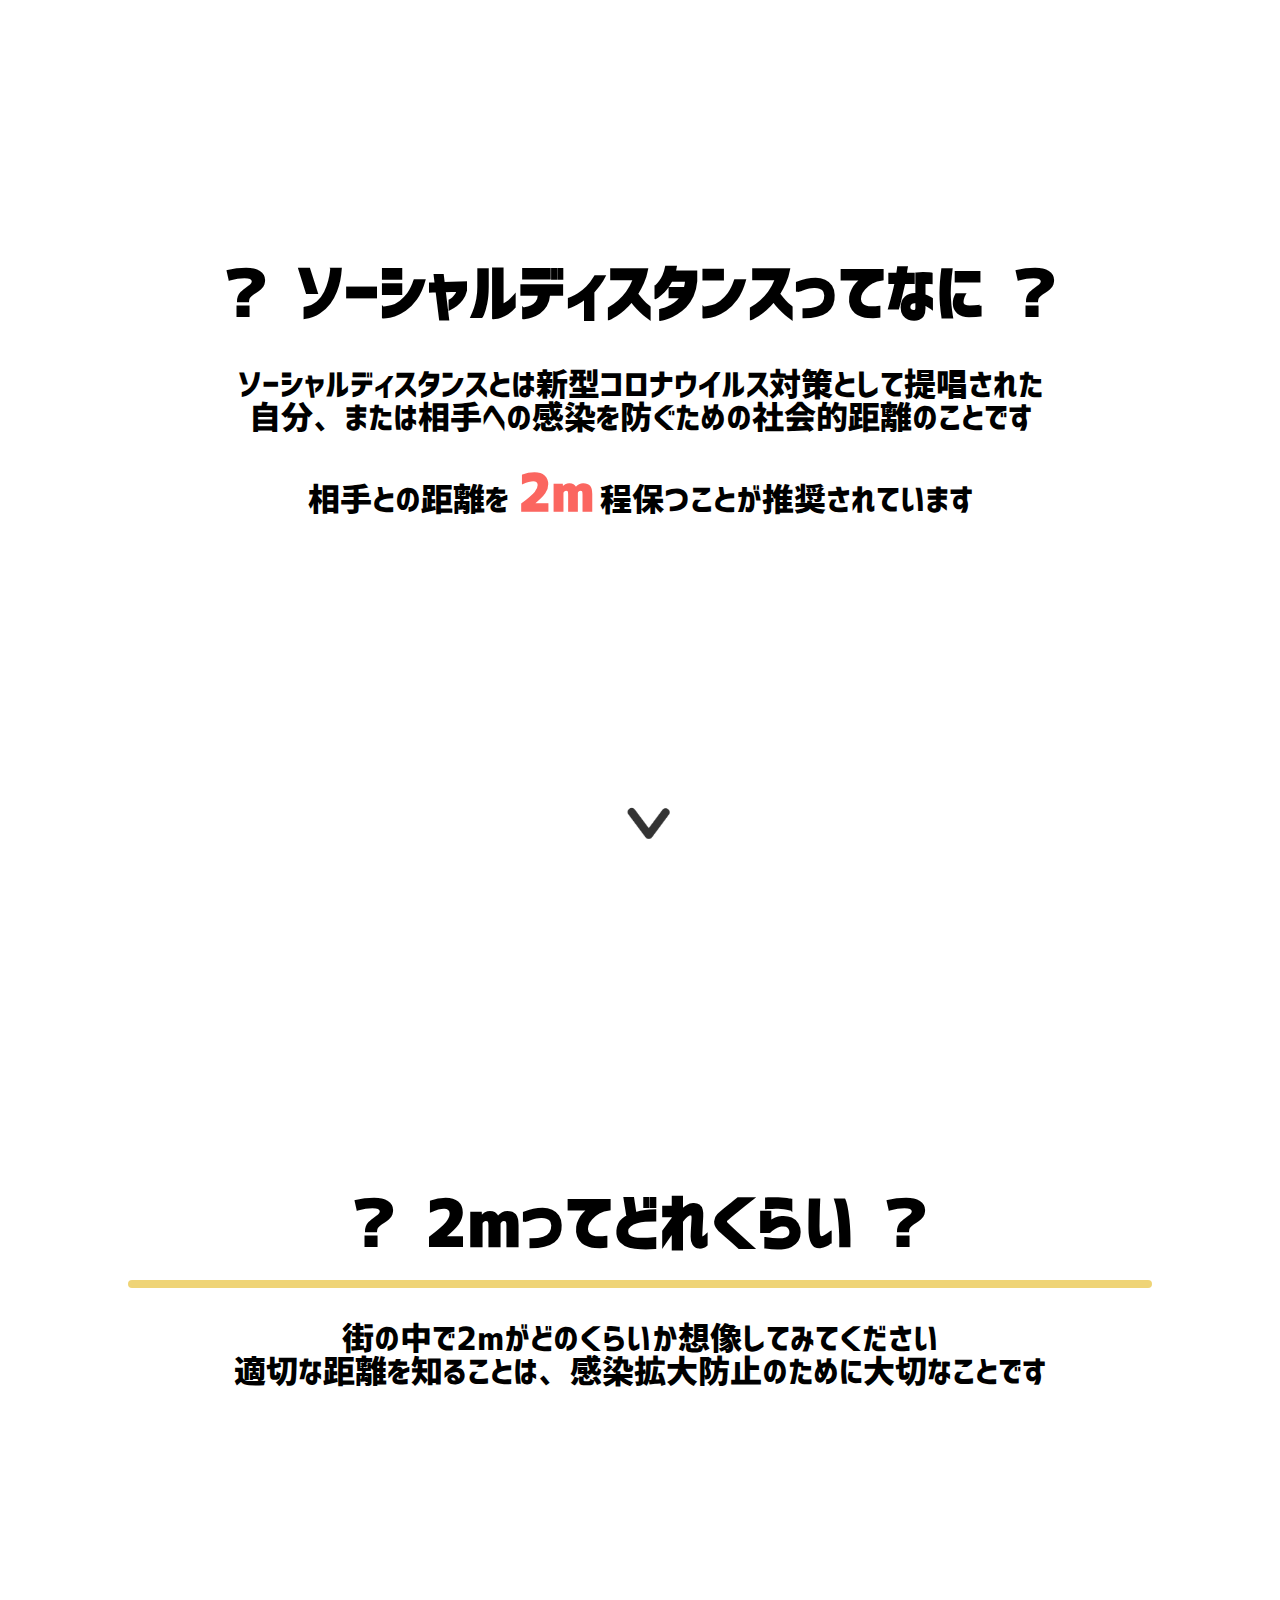
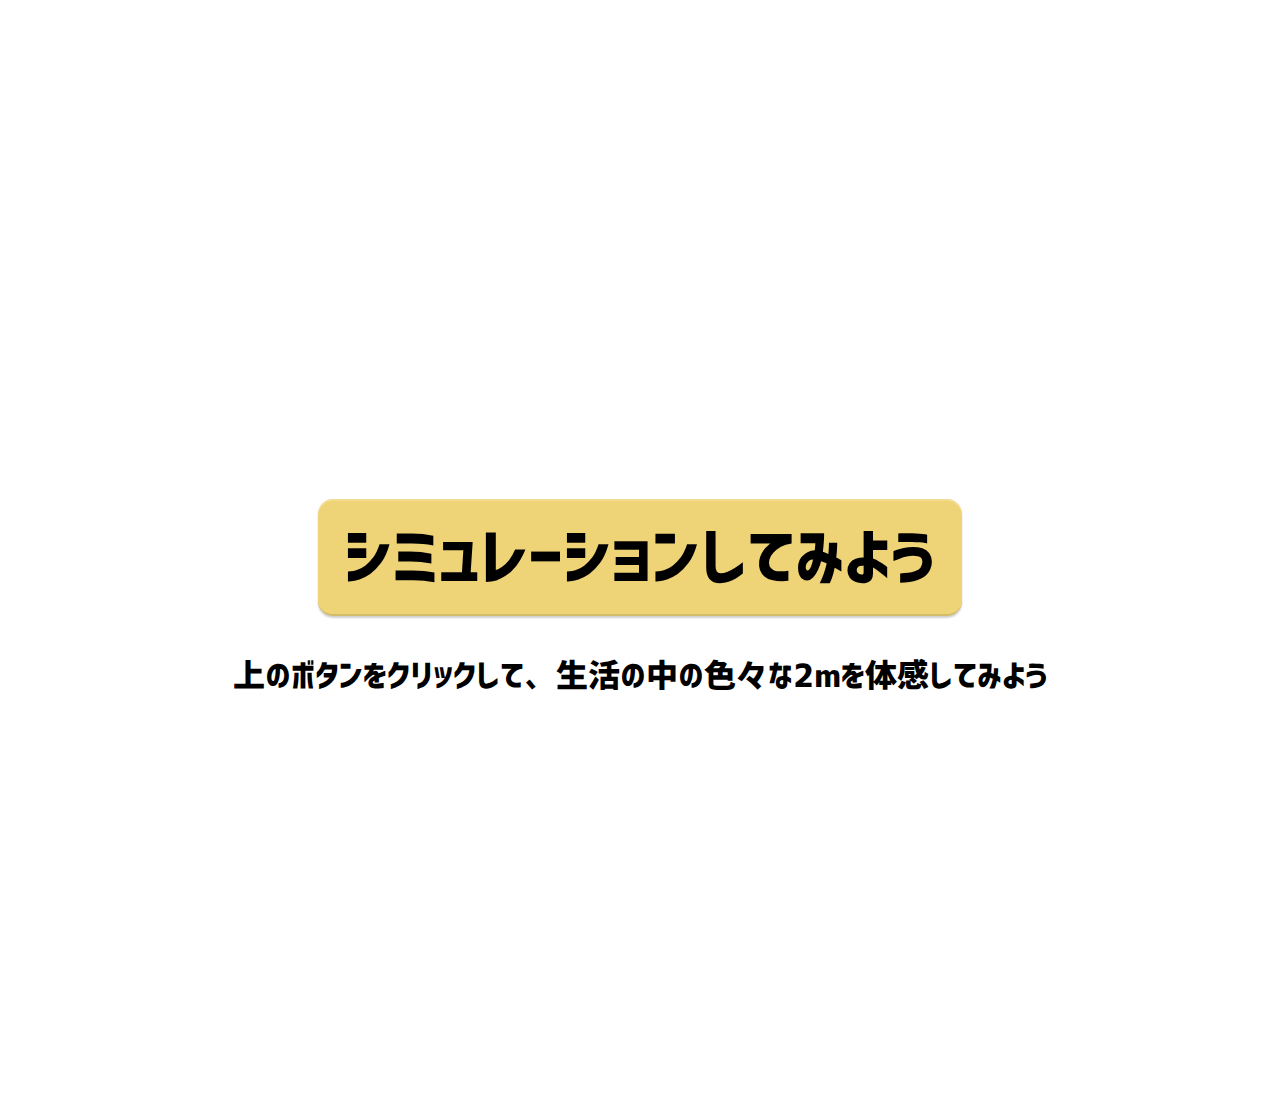
<file: index.html>
<!DOCTYPE html>
<meta http-equiv="content-type" charset="utf-8">
<html>

<head>
  <title>ソーシャルディスタンスシミュレーター</title>
  <meta name="viewport" content="width=device-width, initial-scale=1.0, maximum-scale=1.0, minimum-scale=1.0">
  <meta http-equiv="content-type" charset="utf-8">
  <script type="text/javascript" src="https://code.jquery.com/jquery-3.4.1.min.js"></script>
  <script type="text/javascript" src="js/index.js"></script>
  <link rel="stylesheet" type="text/css" href="css/index.css">
</head>

<body>

  <div id="popup">
    <div class="block">
      <img id="popup_img" src="images/smartphone.png">
      <p>横向きでの閲覧を推奨します。</p>
      <p><button id="close" class="button_link" onclick="window_close();">閉じる</button></p>
    </div>
  </div>
  <div id="popup_overlay"></div>

    <div class="effect">
      <div class="fade">
        <h1>？ ソーシャルディスタンスってなに ？
        </h1>
        <br>
        <p>ソーシャルディスタンスとは新型コロナウイルス対策として提唱された
          <br>自分、または相手への感染を防ぐための社会的距離のことです
          <br>
          <br>相手との距離を
        </p>
        <h2>2m</h2>
        <p>
          程保つことが推奨されています
        </p>
      </div>
    </div>

    <div class="effect">
      <div>
        <h1 class="before_line">？ 2mってどれくらい ？
          <hr class="line">
        </h1>
        <br>
        <p>街の中で2mがどのくらいか想像してみてください
          <br>適切な距離を知ることは、感染拡大防止のために大切なことです
        </p>
      </div>
    </div>

    <div class="effect">
      <div>
        <h1><button onclick="location.href='simulator.html'">シミュレーションしてみよう</button></h1>
        <br>
        <p>上のボタンをクリックして、生活の中の色々な2mを体感してみよう</p>
      </div>
    </div>

    <footer>
      <img class="down" src="images/triangle2.png">
    </footer>

</body>

</html>
</file>
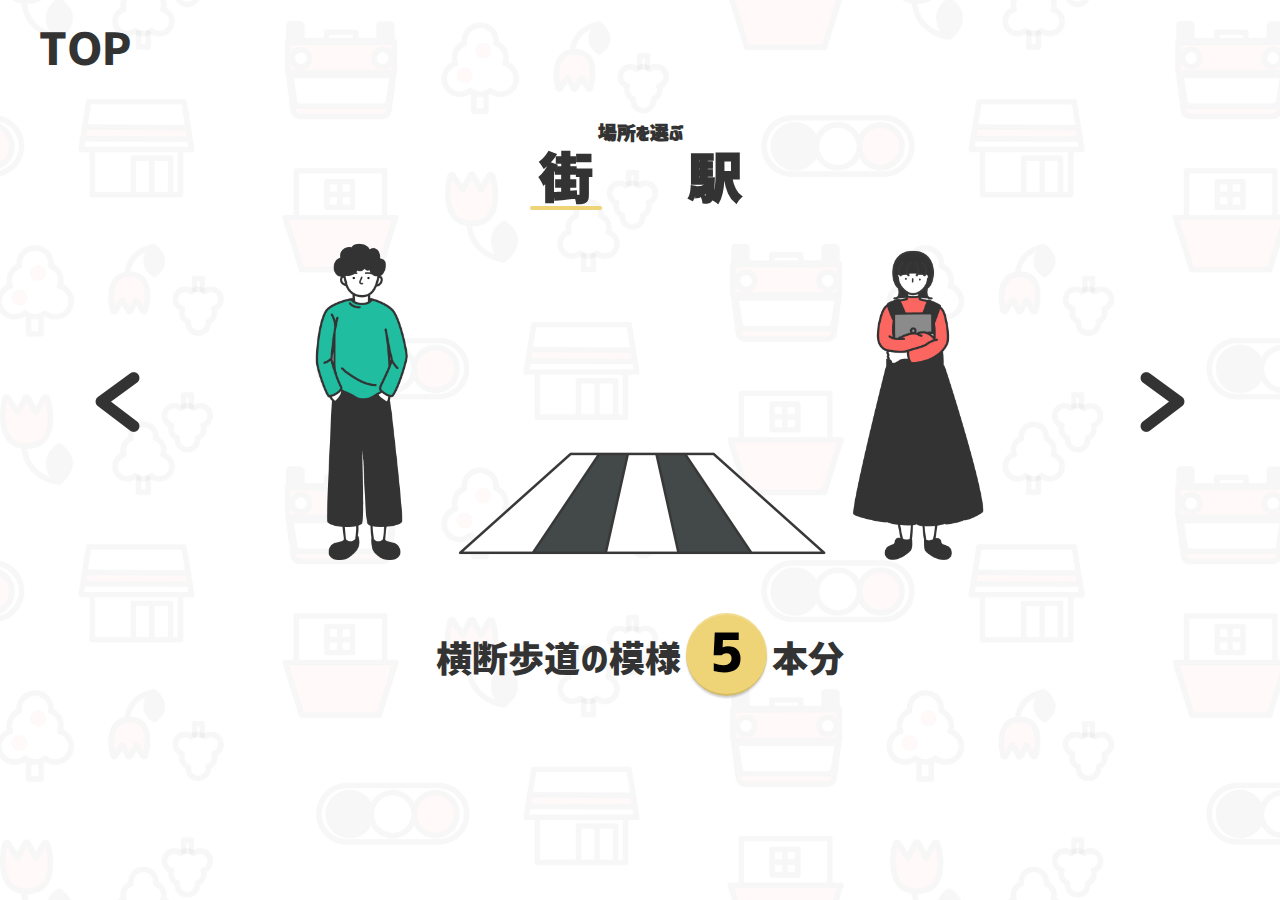
<file: simulator.html>
<!DOCTYPE html>

<html>

<head>
    <title>ソーシャルディスタンスシミュレーター</title>
    <meta name="viewport" content="width=device-width, initial-scale=1.0, maximum-scale=1.0, minimum-scale=1.0">
    <meta http-equiv="content-type" charset="utf-8">
    <script type="text/javascript" src="https://code.jquery.com/jquery-3.4.1.min.js"></script>
    <script type="text/javascript" src="js/simulator.js" charset="utf-8"></script>
    <link rel="stylesheet" type="text/css" href="css/simulator.css">
</head>

<body>

    <header id="up_side">
        <button class="top" onclick="location.href='index.html'">TOP</button>
    </header>

    <!-- for smartphone -->
    <div id="popup">
        <div class="block">
            <img id="popup_img" src="images/smartphone.png">
            <p>横向きでの閲覧を推奨します。</p>
            <p><button id="close" class="button_link" onclick="window_close();">閉じる</button></p>
        </div>
    </div>
    <div id="popup_overlay"></div>


    <div class="block1">
        <h3>場所を選ぶ</h3>
        <button class="situ active" id="town" onclick="change_situation(0);">街</button>
        <button class="situ" id="station" onclick="change_situation(1);">駅</button>
    </div>

    <div class="block2">
        <div class="triangle">
            <input id="back" type="image" src="images/triangle.png" onclick="change_images(0);">
        </div>

        <div class="images">
            <img class="person" src="images/boy.png">
            <img id="distance" src="images/crosswalk.png">
            <img class="person" src="images/girl.png">
        </div>

        <div class="triangle">
            <input id="next" type="image" src="images/triangle.png" onclick="change_images(1);">
        </div>

        <div id="popup_detail">
            <div class="block">
                <img id="popup_detail_img" src="images/crosswalk2.png">
                <p>※個体差があります。</p>
                <p><button id="close" class="button_link" onclick="window_close();">閉じる</button></p>
            </div>
        </div>
    </div>

    <div class="block3">
        <div id="obj">横断歩道の模様</div>
        <button class="num" onclick="window_popup();">
            <div id="num">5</div>
        </button>
        <div id="cnt">本分</div>
    </div>

    <footer id="down_side"></footer>

</body>

</html>
</file>
<file: css/index.css>
@font-face{
    font-family: "Myfont1";
    src: url("../images/logotypejp_mp_b_1.1.ttf");
}

body{
    font-family: "Myfont1";
    text-align: center;
}

h1{
    font-size: 5vw;
    width: 80vw;
    display: inline-block;
}

h2{
    display: inline;
    font-size: 4vw;
    color: rgb(251, 102, 96);
}

#popup{
    width:50vw;
    height: 35vw;
	margin:1.5em auto;
	padding:10px 20px;
    border:5px solid white;
    border-radius: 5px;
	background:#fff;
    z-index:2;
    right: 20%;
    top: 10%;
    position: fixed;
    display: none;
}

.block{
    position: relative;
    width: 100%;
    height: 100%;
}


#popup_overlay{
	z-index:1;
	display:none;
	position:fixed;
	top:0;
	left:0;
	width:100%;
    height:120%;
	background-color:rgba(0,0,0,0.75);
}


#popup img{
    width: 35vw;
}

#popup p{
    margin: 1.5vw 0 0 0;
    font-size: 2vw;
}
#popup button{
    font-size: 3vw;
    margin: 0 auto;
    background-color: rgb(51, 51, 51);
    border-radius: 4px;
    color: white;
    padding: 0.5vw 1vw 0.5vw 1vw;
    border-bottom: none;
    box-shadow: none;
}

.before_line{
    margin-bottom: 0;
}


.line{
    content: '';
    text-align: center;
    width: 100%;
    height: 8px;
    margin: 0 auto;
    margin-top: 2vw;
    margin-bottom: 2.5vw;
    border-radius: 4px;
    border-style: none;
    background-color: rgb(239, 212, 119);
    transition: .2s;
}

button{
    font-family: "Myfont1";
    font-size: 5vw;
    background-color: rgb(239, 212, 119);
    padding: 2vw;
    margin-top: 1vw;
    border: none;
    border-bottom: solid 2px rgb(211, 188, 104);
    border-radius: 15px;
    box-shadow: inset 0 2px 0 rgba(255,255,255,0.2), 0 2px 2px rgba(0, 0, 0, 0.19);
    cursor: pointer;
    outline: none;
    appearance: none;
}

.effect button:active {
    border-bottom: solid 2px rgb(239, 212, 119);
    box-shadow: 0 0 2px rgba(0, 0, 0, 0.30);
  }


.effect button:hover{
    margin-top: 0;
    margin-bottom: 1vw;
}


.effect{
    text-align: center;
    width: 100%;
    height: 80vh;
    margin-bottom: 20vh;
    display: table;
}

.effect div{
    height: 50vh;
    margin: auto;
    vertical-align: middle;
    display: table-cell;
    transition: 2s;
}

.effect div p{
    font-size: 2.5vw;
    display: inline;
}




footer{
    position: fixed;
    bottom: 0;
    width: 100%;
    text-align: center;
    margin-bottom: 6vh;
}



img{
    width: 5vh;
    height: auto;
    text-align: center;
    transition: 0.7s;
}


@media screen and (max-width: 400px){ 
    #popup{
        display: block;
    }

    #popup_overlay{
        display: block;
    }
}
</file>
<file: css/simulator.css>
@font-face{
    font-family: "Myfont1";
    src: url("../images/logotypejp_mp_b_1.1.ttf");
}

html{
    height: 100%;
    
}

body{
    text-align: center;
    font-family: "Myfont1";
    color: rgb(51, 51, 51);
    height: 100%;
    margin: 0;
    display: flex;
    flex-direction: column;
    background-image: url("../images/town.jpg");
    background-size: cover;
}

#up_side{
    background-size: contain;
    height: calc(25vh - 10vw);
    text-align: left;
    
}

.top{
    vertical-align: middle;
    font-size: 5vh;
    margin: 2vw 0 0 3vw;
    color: rgb(51, 51, 51);
    position: relative;
}

.top:before {
    position: absolute;
    content: '';
    width: 100%;
    height: 4px;
    top:100%;
    left: 0;
    border-radius: 3px;
    background: rgb(239, 212, 119);
    transition: .2s;
    opacity: 0;
}

.top:hover:before {
    top: -webkit-calc(100% - 3px);
    top: calc(100% - 3px);
    opacity: 1;
  }

#down_side{
    background-size: contain;
    height: 5vh;
    margin-top: auto;
}

button{
    font-family: "Myfont1";
    background-color: transparent;
    border: none;
    cursor: pointer;
    outline: none;
    padding: 0;
    appearance: none;
}

h3{
    margin: 2vh 0 1vh 0;
}

img{
    width: 30vh;
    height: auto; 
}

.block1{
    margin: 1vh 0 1vh 0;
    color: rgb(51, 51, 51);
}

.block2{
    margin: 3vh 0 3vh 0;
    
}

.block3{
    margin: 1vh 0 5vh 0;
    color: rgb(51, 51, 51);
}

#popup_detail{
    width:50vw;
    height: 35vw;
	margin:1.5em auto;
	padding:10px 20px;
    border:5px solid white;
    border-radius: 5px;
	background:#fff;
    z-index:2;
    right: 20%;
    top: 10%;
    position: fixed;
    display: none;
}

.block{
    position: relative;
    width: 100%;
    height: 100%;
}


#popup_detail_overlay{
	z-index:1;
	display:none;
	position:fixed;
	top:0;
	left:0;
	width:100%;
    height:120%;
	background-color:rgba(0,0,0,0.75);
}


#popup_detail img{
    width: 35vw;
}

#popup_detail p{
    margin: 1.5vw 0 0 0;
    font-size: 2vw;
}
#popup_detail button{
    font-size: 3vw;
    margin: 0 auto;
    background-color: rgb(51, 51, 51);
    border-radius: 4px;
    color: white;
    padding: 0.5vw 1vw 0.5vw 1vw;
} 


#popup{
    width:50vw;
    height: 35vw;
	margin:1.5em auto;
	padding:10px 20px;
    border:5px solid white;
    border-radius: 5px;
	background:#fff;
    z-index:2;
    right: 20%;
    top: 10%;
    position: fixed;
    display: none;
}



#popup_overlay{
	z-index:1;
	display:none;
	position:fixed;
	top:0;
	left:0;
	width:100%;
    height:120%;
	background-color:rgba(0,0,0,0.75);
}


#popup img{
    width: 35vw;
}

#popup p{
    margin: 1.5vw 0 0 0;
    font-size: 2vw;
}
#popup button{
    font-size: 3vw;
    margin: 0 auto;
    background-color: rgb(51, 51, 51);
    border-radius: 4px;
    color: white;
    padding: 0.5vw 1vw 0.5vw 1vw;
    border-bottom: none;
    box-shadow: none;
}



.situ{
    font-size: 6vh;
    font-weight: bold;
    color: rgb(51, 51, 51);
    margin: 0 4vh 0 4vh;
    padding: 0 1vh 0 1vh;
    position: relative;
}

.situ:before {
    position: absolute;
    content: '';
    width: 100%;
    height: 4px;
    top:100%;
    left: 0;
    border-radius: 3px;
    background: rgb(239, 212, 119);
    transition: .2s;
    opacity: 0;
}

.situ:hover:before {
    top: -webkit-calc(100% - 3px);
    top: calc(100% - 3px);
    opacity: 1;
  }

.active:before {
    position: absolute;
    content: '';
    width: 100%;
    height: 4px;
    top:100%;
    left: 0;
    border-radius: 3px;
    background:rgb(239, 212, 119);
    transition: .2s;
    opacity: 1;
}
.active:hover:before {
    top: 100%;
  }

.images{
    display: inline-block;
    vertical-align: middle;
}

.triangle{
    display: inline-block;
    vertical-align: middle;
    cursor: pointer;
    outline: none;
    appearance: none;
}

#distance{
    width: 30vw;
    height: auto;
}

.person{
    width: auto;
    height: 25vw;
}

#next{
    outline: none;
    width: 5vw;
    height: auto;
    margin-left: 10vw;
}

#next:hover{
    width: 7vw;
    height: auto;
    margin-left: calc(10vw - 2vw);
}

#back{
    transform: scale(-1,1);
    outline: none;
    width: 5vw;
    height: auto;
    margin-right: 10vw;
}

#back:hover{
    width: 7vw;
    height: auto;
    margin-right: calc(10vw - 2vw);
}

#obj{
    display: inline;
    font-size: 4vh;
}

#num{
    display: inline-block;
    font-size: 6vh;
    height: 9vh;
    width: 9vh;
    margin: 1vw 0 0 0;
    line-height: 9vh;
    text-align: center;
    background-color: rgb(239, 212, 119);
    border-radius: 50%;
    border-bottom: solid 2px rgb(211, 188, 104);
    box-shadow: inset 0 2px 0 rgba(255,255,255,0.2), 0 2px 2px rgba(0, 0, 0, 0.19);
}

#num:active {
    border-bottom: solid 2px rgb(239, 212, 119);
    box-shadow: 0 0 2px rgba(0, 0, 0, 0.30);
}

#cnt{
    display: inline;
    font-size: 4vh;
}


@media screen and (max-width: 670px){ 

    .top{
        vertical-align: middle;
        font-size: 6vh;
        margin: 2vw 0 0 3vw;
        color: rgb(51, 51, 51);
        position: relative;
    }

    .block1{
        margin: 0;
        color: rgb(51, 51, 51);
    }

    h3{
        margin: 0 0 1vh 0;
    }


    .situ{
        font-size: 6vh;
        font-weight: bold;
        color: rgb(51, 51, 51);
        margin: 0 4vh 0 4vh;
        padding: 0 1vh 0 1vh;
        position: relative;
    }
    
    .block2{
        margin: 0 0 3vh 0;
        
    }

    #next{
        outline: none;
        width: 6vw;
        height: auto;
        margin-left: 4vw;
    }
    
    #back{
        transform: scale(-1,1);
        outline: none;
        width: 6vw;
        height: auto;
        margin-right: 4vw;
    }

    #next:hover{
        outline: none;
        width: 6vw;
        height: auto;
        margin-left: 4vw;
    }
    
    #back:hover{
        transform: scale(-1,1);
        outline: none;
        width: 6vw;
        height: auto;
        margin-right: 4vw;
    }

    #distance{
        width: 35vw;
        height: auto;
    }
    
    .person{
        width: auto;
        height: 30vw;
    }
    
    .block3{
        margin: 1vh 0 1vh 0;
        height: 12vh;
        color: rgb(51, 51, 51);
    }

    #obj{
        font-size: 6vh;
    }
    
    #num{
        display: inline-block;
        font-size: 8vh;
        height: 10vh;
        width: 10vh;
        margin-top: 1vh;
        line-height: 10vh;
        text-align: center;
        background-color: rgb(239, 212, 119);
        border-radius: 50%;
        border-bottom: solid 2px rgb(211, 188, 104);
        box-shadow: inset 0 2px 0 rgba(255,255,255,0.2), 0 2px 2px rgba(0, 0, 0, 0.19);
    }
    
    #cnt{
        font-size: 6vh;
    }

    #down_side{
        background-size: contain;
        height: 1vh;
        margin-top: auto;
    }
    
}

@media screen and (max-width: 400px){ 

    #popup{
        display: block;
    }

    #popup_overlay{
        display: block;
    }
}
</file>
